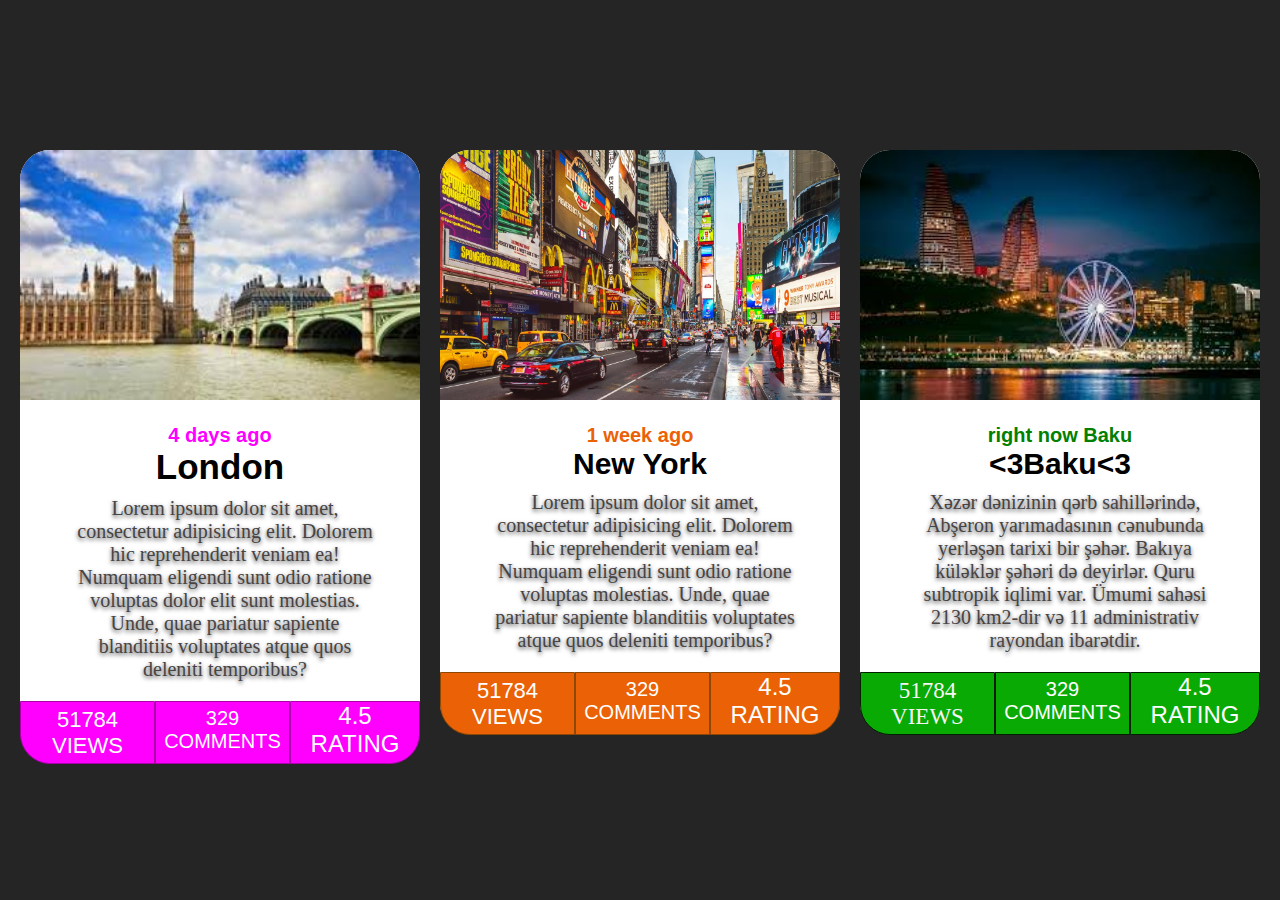
<file: index2.html>
<!DOCTYPE html>
<html lang="en">
<head>
    <meta charset="UTF-8">
    <meta http-equiv="X-UA-Compatible" content="IE=edge">
    <meta name="viewport" content="width=device-width, initial-scale=1.0">
    <link rel="stylesheet" href="./assets/css/style2.css">
    <title>Hello World</title>
</head>
<body>

    <div class="main">
        
      <div class="city1">

         <img src="./assets/image/london.jpg" alt="">
         <strong>4 days ago</strong>
         <h2>London</h2>
         <p>Lorem ipsum dolor sit amet, consectetur adipisicing elit. Dolorem hic reprehenderit veniam ea! Numquam
            eligendi sunt odio ratione voluptas  dolor elit  sunt  molestias. Unde, quae pariatur sapiente blanditiis voluptates atque
            quos deleniti temporibus?</p>

            <div class="footer" >

                <div class="views">51784 VIEWS </div>
                <div class="comments">329 COMMENTS</div>
                <div class="rating">4.5 RATING</div>

            </div>

      </div>




      <div class="city2">

        <img src="./assets/image/newyork.jpg" alt="">
        <strong>1 week ago</strong>
        <h2> New York</h2>
        <p>Lorem ipsum dolor sit amet, consectetur adipisicing elit. Dolorem hic reprehenderit veniam ea! Numquam
            eligendi sunt odio ratione voluptas molestias. Unde, quae pariatur sapiente blanditiis voluptates atque
            quos deleniti temporibus?</p>

        <div class="footer">
            <div class="views">51784 VIEWS </div>
            <div class="comments">329 COMMENTS</div>
            <div class="rating">4.5 RATING</div>
        </div>
    </div>

    <div class="city3">

        <img src="./assets/image/baki.jpg" alt="">
        <strong>right now Baku</strong>
        <h2><3Baku<3</h2>
        <p>Xəzər dənizinin qərb sahillərində, Abşeron yarımadasının cənubunda yerləşən tarixi bir şəhər. Bakıya küləklər şəhəri də deyirlər. Quru subtropik iqlimi var. Ümumi sahəsi 2130 km2-dir və 11 administrativ rayondan ibarətdir.
        </p>


        <div class="footer">
            <div class="views">51784 VIEWS </div>
            <div class="comments">329 COMMENTS</div>
            <div class="rating">4.5 RATING</div>
        </div>


    </div>




    </div>
    
</body>
</html>
</file>
<file: assets/css/style2.css>
*{
    padding: 0;
    margin: 0;
    box-sizing: border-box;
}

body{
    background-color: rgb(37, 37, 37);
}




.main{
    justify-content: space-evenly;
    display: flex;
    position: relative;
    top: 150px;
    

}

.city1{
    width: 400px;
    height: 609px;
    background-color: white;
    border-radius: 30px;
}


.city1 img{
    width: 400px;
height: 250px;
border-top-left-radius: 30px;
border-top-right-radius: 30px;
}

.city1 strong{
    font-size: 20px;
    display: flex;
    justify-content: center;
    position: relative;
    top: 20px;
    color: magenta;
    font-family:'Franklin Gothic Medium', 'Arial Narrow', Arial, sans-serif
    
}

.city1 h2{
    font-size: 35px;
    text-align: center;
    position: relative;
    top: 20px;
    font-weight: 700;
    color: black;
    font-family:'Franklin Gothic Medium', 'Arial Narrow', Arial, sans-serif
}

.city1 p{
    width: 300px;
    font-size: 20px;
    text-align: center;
    position: relative;
    left: 55px;
    top: 30px;
    color: rgb(70, 68, 68);
    text-shadow: 0px 2px 4px
    
    
}

.city1 .footer{
    display: flex;
    position: relative;
    top: 50px;
}

.city1 .views{
    color: white;
    padding-top: 5px;
    text-align: center;
    width: 135px;
    font-size: 22px;
    height: 63px;
    background-color: magenta;
    border: 1px rgb(173, 0, 173) solid;
    border-bottom-left-radius: 30px;
    font-family: Arial, Helvetica, sans-serif;
}

.city1 .comments{
    color: white;
    padding-top: 5px;
    text-align: center;
    width: 135px;
    font-size: 20px;
     height: 63px;
     background-color: magenta;
     border: 1px rgb(173, 0, 173) solid;
     font-family: Arial, Helvetica, sans-serif; 
}


.city1 .rating{
    color: white;
    text-align: center;
    width: 130px;
    font-size: 24px;
     height: 63px;
     background-color: magenta;
     border: 1px rgb(173, 0, 173) solid;
     font-family:Arial, Helvetica, sans-serif;
    border-bottom-right-radius: 30px;
}


.city2{
    width: 400px;
    height: 583px;
    background-color: white;
    border-radius: 30px;
}

.city2 img{
    width: 400px;
    height: 250px;
    border-top-left-radius: 30px;
    border-top-right-radius: 30px;
}

.city2 strong{
    font-size: 20px;
    display: flex;
    justify-content: center;
    font-family: 'Franklin Gothic Medium', 'Arial Narrow', Arial, sans-serif;
    position: relative;
    top: 20px;
    color: rgb(235, 97, 5);
}

.city2 h2{
    font-size: 30px;
        text-align: center;
        position: relative;
        top: 20px;
        font-weight: 700;
        color: black;
        font-family: 'Franklin Gothic Medium', 'Arial Narrow', Arial, sans-serif;

}

.city2 p{
    width: 300px;
        font-size: 20px;
        text-align: center;
        position: relative;
        left: 55px;
        top: 30px;
        color: rgb(70, 68, 68);
        text-shadow: 0px 2px 4px

}

.city2 .footer{
    display: flex;
        position: relative;
        top: 50px;
}

.city2 .views{
    color: white;
    padding-top: 5px;
    text-align: center;
    width: 135px;
    font-size: 22px;
    height: 63px;
    background-color: rgb(235, 97, 5);
    border: 1px rgb(141, 72, 4) solid;
    border-bottom-left-radius: 30px;
    font-family: Arial, Helvetica, sans-serif;
}

.city2 .comments{
    color: white;
    padding-top: 5px;
    text-align: center;
    width: 135px;
    font-size: 20px;
     height: 63px;
     background-color: rgb(235, 97, 5);
     border: 1px rgb(141, 72, 4) solid;
     font-family: Arial, Helvetica, sans-serif;  
}


.city2 .rating{
    color: white;
    text-align: center;
    width: 130px;
    font-size: 24px;
     height: 63px;
     background-color: rgb(235, 97, 5);
     border: 1px rgb(141, 72, 4) solid;
     font-family:Arial, Helvetica, sans-serif;
    border-bottom-right-radius: 30px;
    
}


.city3{
    width: 400px;
    height: 583px;
    background-color: white;
    border-radius: 30px;
}

.city3 img{
    width: 400px;
    height: 250px;
    border-top-left-radius: 30px;
    border-top-right-radius: 30px;
}

.city3 strong{
    font-size: 20px;
    display: flex;
    justify-content: center;
    font-family: 'Franklin Gothic Medium', 'Arial Narrow', Arial, sans-serif;
    position: relative;
    top: 20px;
    color: green;
}

.city3 h2{
    font-size: 30px;
        text-align: center;
        position: relative;
        top: 20px;
        font-weight: 700;
        color: black;
        font-family: 'Franklin Gothic Medium', 'Arial Narrow', Arial, sans-serif;
}

.city3 p{
    width: 300px;
        font-size: 20px;
        text-align: center;
        position: relative;
        left: 55px;
        top: 30px;
        color: rgb(70, 68, 68);
        text-shadow: 0px 2px 4px
}

.city3 .footer{
    display: flex;
    position: relative;
    top: 50px;
}

.city3 .views{
    color: rgb(247, 244, 244);
    padding-top: 5px;
    text-align: center;
    width: 135px;
    font-size: 23px;
    height: 63px;
    background-color: rgb(9, 170, 4);
    border: 1px rgb(2, 32, 1) solid;
    border-bottom-left-radius: 30px;
    font-family: Arial, Helvetica,
}

.city3 .comments{
    color: white;
    padding-top: 5px;
    text-align: center;
    width: 135px;
    font-size: 20px;
     height: 63px;
     background-color: rgb(9, 170, 4);
     border: 1px rgb(2, 32, 1) solid;
     font-family: Arial, Helvetica, sans-serif;
}

.city3 .rating{
    color: white;
    text-align: center;
    width: 130px;
    font-size: 24px;
     height: 63px;
     background-color: rgb(9, 170, 4);
     border: 1px rgb(2, 32, 1) solid;
     font-family:Arial, Helvetica, sans-serif;
    border-bottom-right-radius: 30px;
}
</file>
